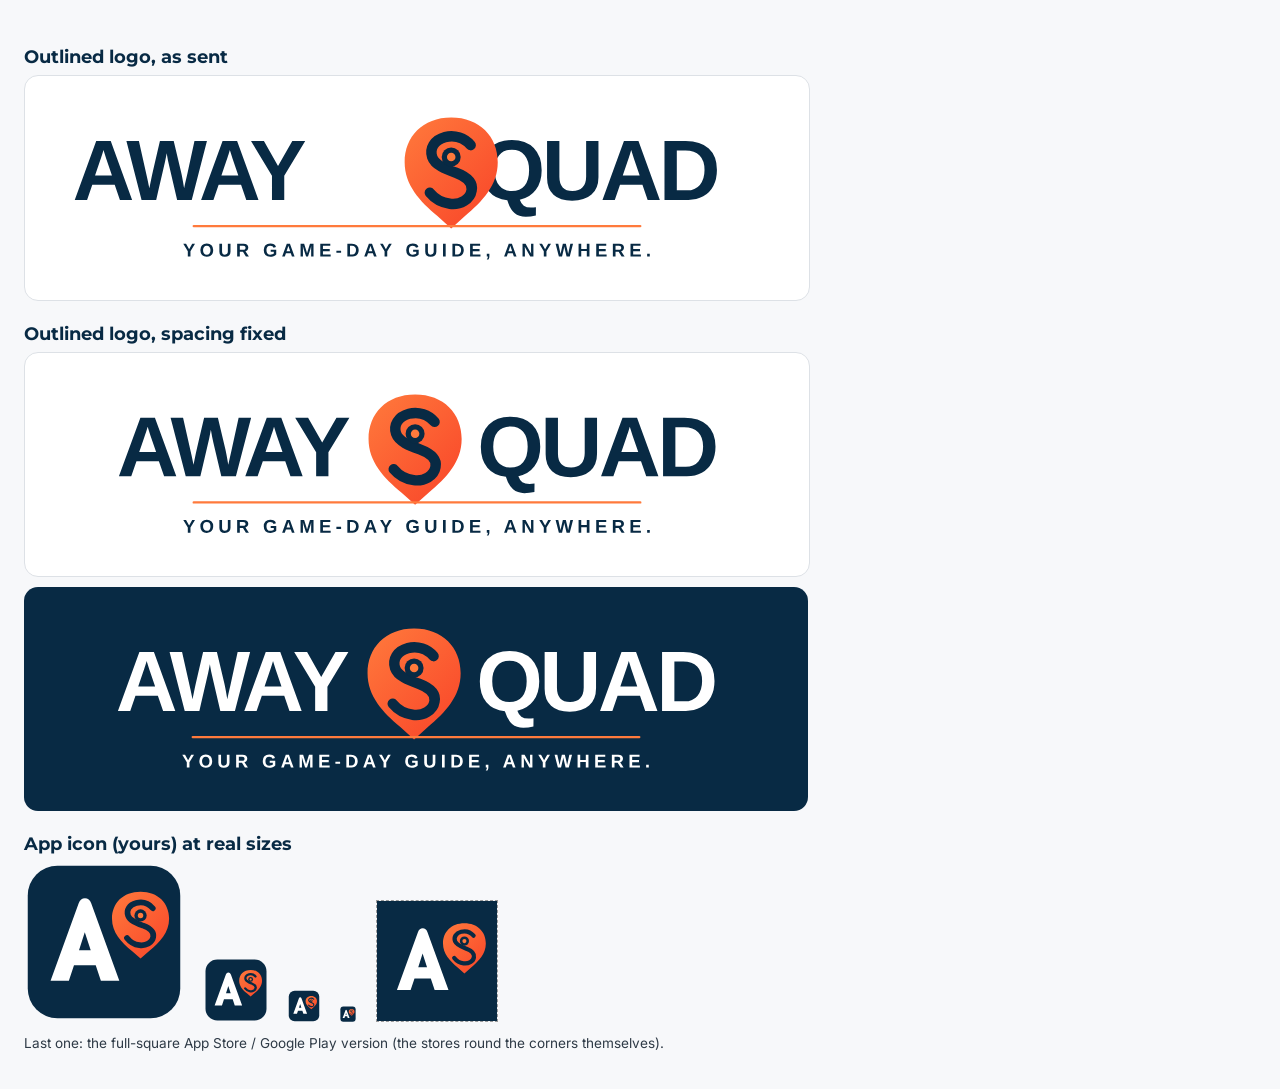
<file: logo/away-squad-logo-draft.html>
<!doctype html>
<html lang="en"><head><meta charset="utf-8"><meta name="viewport" content="width=device-width, initial-scale=1"><meta name="robots" content="noindex, nofollow">
<title>Away Squad logo check</title>
<link href="https://fonts.googleapis.com/css2?family=Montserrat:wght@600;700;800&family=Inter:wght@400;600&display=swap" rel="stylesheet">
<style>
  body { margin:0; padding:24px; background:#F7F8FA; font:15px Inter, sans-serif; color:#2E3A46; }
  h2 { font-family: Montserrat; color:#082A44; margin:22px 0 8px; font-size:1.1rem; }
  .box { padding:12px; border-radius:14px; margin-bottom:10px; max-width:760px; }
  .box img { width:100%; height:auto; display:block; }
  .navy { background:#082A44; } .light { background:#fff; border:1px solid #DDE1E6; }
  .row { display:flex; gap:20px; align-items:flex-end; flex-wrap:wrap; }
  .row img { display:block; }
</style></head>
<body>
  <h2>Outlined logo, as sent</h2><div class="box light"><img src="away-squad-logo-outlined.svg?v=4" alt=""></div>
  <h2>Outlined logo, spacing fixed</h2>
  <div class="box light"><img src="away-squad-logo-outlined-fixed.svg?v=4" alt=""></div>
  <div class="box navy"><img src="away-squad-logo-outlined-fixed-white.svg?v=4" alt=""></div>
  <h2>App icon (yours) at real sizes</h2>
  <div class="row"><img src="away-squad-icon.svg?v=4" width="160" height="160" alt=""><img src="away-squad-icon.svg?v=4" width="64" height="64" alt=""><img src="away-squad-icon.svg?v=4" width="32" height="32" alt=""><img src="away-squad-icon.svg?v=4" width="16" height="16" alt="">
    <img src="away-squad-app-icon-store.svg?v=4" width="120" height="120" alt="" style="border:1px dashed #999"></div>
  <p style="font-size:.85rem">Last one: the full-square App Store / Google Play version (the stores round the corners themselves).</p>
</body></html>
</file>
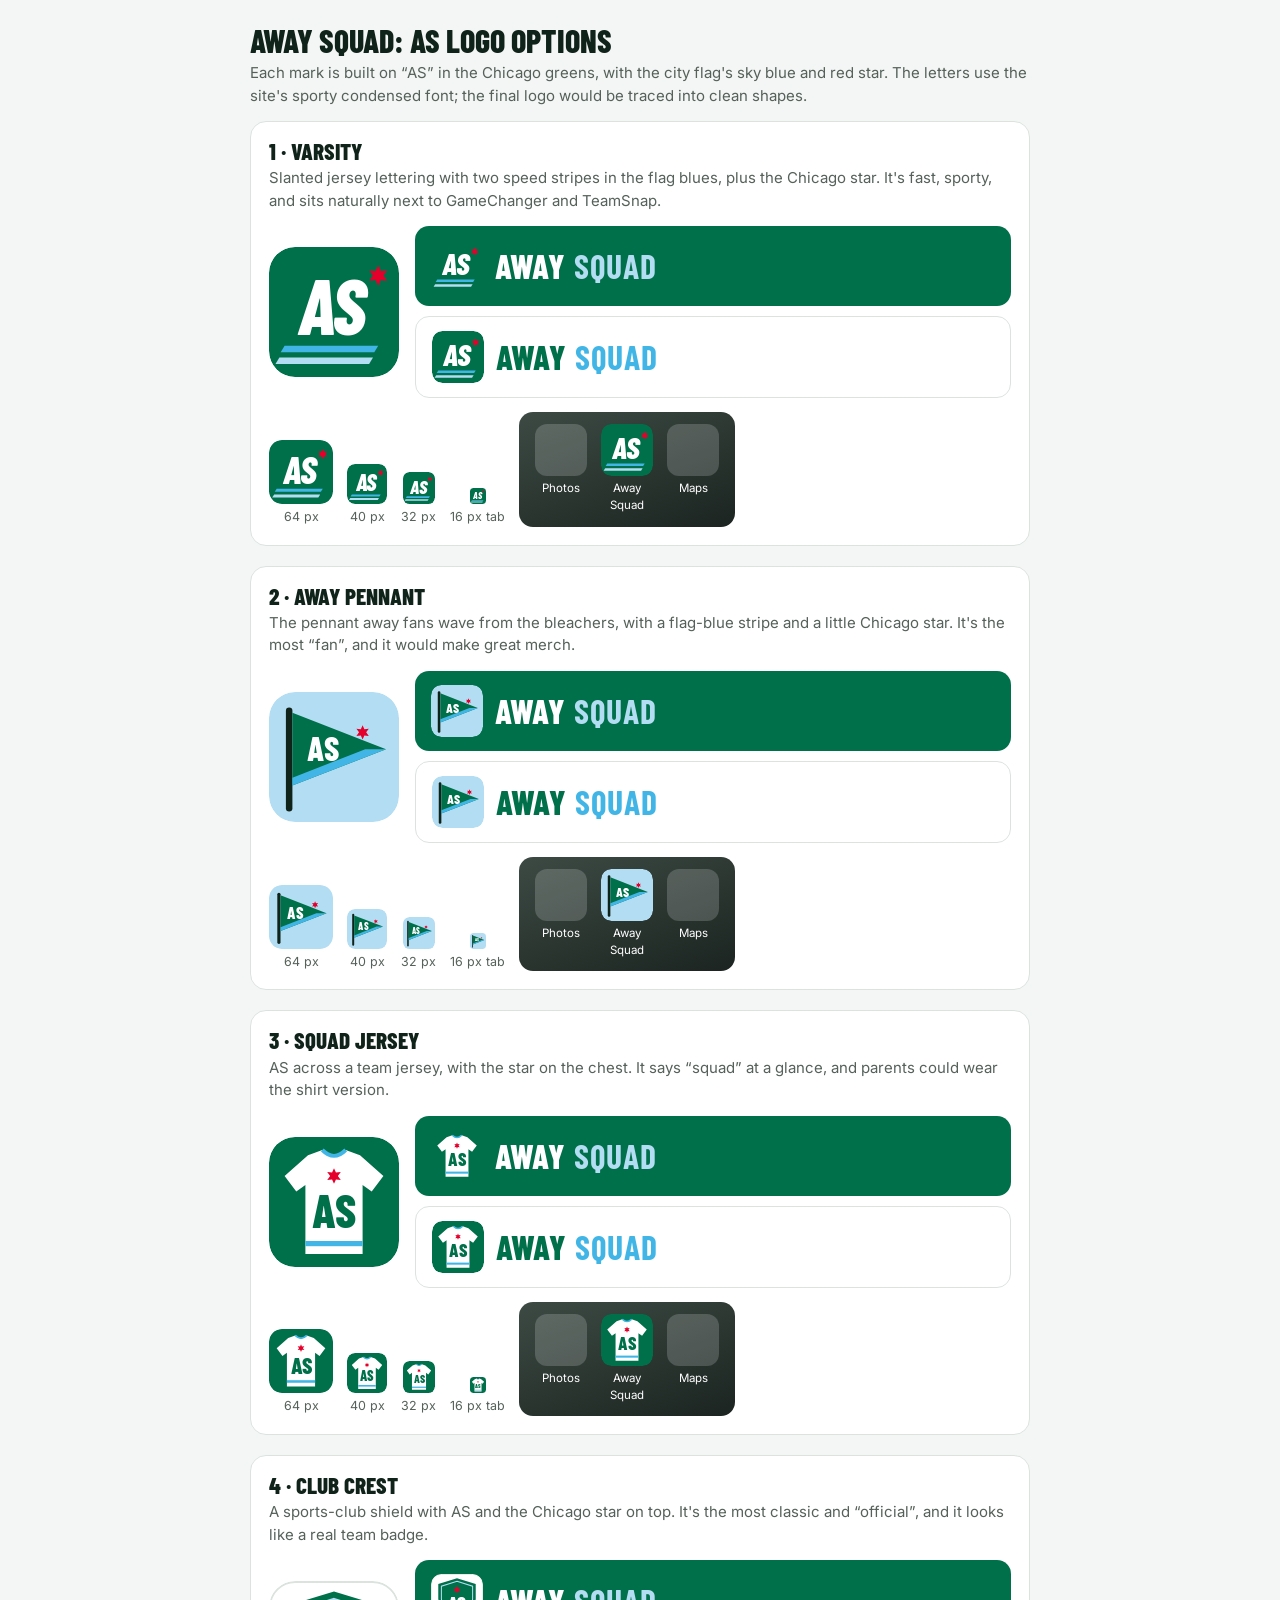
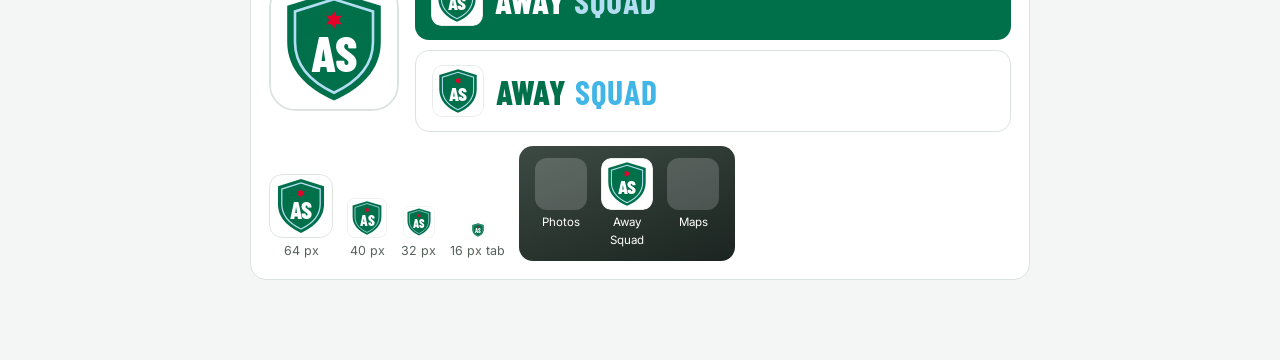
<file: logo/away-squad-logo-options.html>
<!doctype html>
<html lang="en">
<head>
<meta charset="utf-8">
<meta name="viewport" content="width=device-width, initial-scale=1">
<meta name="robots" content="noindex, nofollow">
<title>Away Squad logo options</title>
<link href="https://fonts.googleapis.com/css2?family=Barlow+Condensed:ital,wght@0,600;0,700;0,800;1,800&family=Inter:wght@400;600&display=swap" rel="stylesheet">
<style>
  :root { --sign:#00704A; --sky:#41B6E6; --skylite:#B3DDF2; --star:#E4002B; --ink:#10231A; --bg:#F3F6F4; --line:#DCE3DF; }
  * { box-sizing:border-box; }
  body { margin:0; background:var(--bg); color:var(--ink); font:15px/1.5 Inter, system-ui, sans-serif; padding:24px 16px 60px; }
  .wrap { max-width:780px; margin:0 auto; }
  h1 { font:800 2rem/1 "Barlow Condensed", sans-serif; text-transform:uppercase; margin:0 0 6px; }
  h2 { font:800 1.45rem/1 "Barlow Condensed", sans-serif; text-transform:uppercase; margin:0 0 4px; }
  .muted { color:#55615A; margin:0 0 14px; }
  .card { background:#fff; border:1px solid var(--line); border-radius:16px; padding:18px; margin-bottom:20px; }
  .row { display:flex; flex-wrap:wrap; gap:16px; align-items:center; }
  .big { width:130px; height:130px; flex:none; }
  .lockups { flex:1; min-width:270px; display:grid; gap:10px; }
  .lock { border-radius:14px; padding:14px 16px; display:flex; align-items:center; gap:12px; }
  .lock.dark { background:var(--sign); } .lock.light { background:#fff; border:1px solid var(--line); }
  .lock svg { width:52px; height:52px; flex:none; }
  .word { font:800 2.1rem/1 "Barlow Condensed", sans-serif; letter-spacing:.03em; text-transform:uppercase; }
  .dark .word { color:#fff; } .dark .word span { color:var(--skylite); font-weight:700; }
  .light .word { color:var(--sign); } .light .word span { color:var(--sky); font-weight:700; }
  .sizes { display:flex; gap:14px; align-items:flex-end; margin-top:14px; font-size:.78rem; color:#55615A; flex-wrap:wrap; }
  .sizes div { text-align:center; } .sizes svg { display:block; margin:0 auto 4px; }
  .phone { display:flex; gap:10px; background:linear-gradient(160deg,#3d4a44,#1b2420); padding:12px 14px; border-radius:14px; color:#fff; font-size:.72rem; }
  .phone div { width:56px; text-align:center; } .phone svg, .phone i { display:block; width:52px; height:52px; margin:0 auto 4px; border-radius:12px; } .phone i { background:rgba(255,255,255,.18); }
</style>
</head>
<body><div class="wrap">
  <h1>Away Squad: AS logo options</h1>
  <p class="muted">Each mark is built on “AS” in the Chicago greens, with the city flag's sky blue and red star. The letters use the site's sporty condensed font; the final logo would be traced into clean shapes.</p>
  <div id="opts"></div>
</div>
<script>
function star(cx, cy, R, r = R * 0.5) {
  let d = "";
  for (let i = 0; i < 12; i++) {
    const a = (-90 + i * 30) * Math.PI / 180, rad = i % 2 ? r : R;
    d += (i ? "L" : "M") + (cx + rad * Math.cos(a)).toFixed(2) + " " + (cy + rad * Math.sin(a)).toFixed(2);
  }
  return d + "Z";
}
const T = (x, y, size, fill, extra = "") => `<text x="${x}" y="${y}" text-anchor="middle" font-family="Barlow Condensed" font-weight="800" font-size="${size}" fill="${fill}" ${extra}>AS</text>`;

const MARKS = {
  // 1. Varsity: slanted athletic AS with two speed stripes and a Chicago star
  varsity: `<rect width="100" height="100" rx="20" fill="#00704A"/>
    ${T(48, 68, 60, "#fff", 'font-style="italic" letter-spacing="-1"')}
    <path d="M12 76 H84 L81 81 H9 Z" fill="#41B6E6"/><path d="M8 85 H80 L77 90 H5 Z" fill="#B3DDF2"/>
    <path d="${star(84, 22, 8)}" fill="#E4002B"/>`,

  // 2. Pennant: the away-fans flag, AS on a green pennant with a flag-blue stripe
  pennant: `<rect width="100" height="100" rx="20" fill="#B3DDF2"/>
    <rect x="13" y="12" width="5" height="80" rx="2.5" fill="#10231A"/>
    <path d="M18 16 L90 44 L18 72 Z" fill="#00704A"/>
    <path d="M18 66 L74 44 L90 44 L18 72 Z" fill="#41B6E6"/>
    ${T(42, 53, 26, "#fff", 'letter-spacing="1"')}
    <path d="${star(72, 31, 5.5)}" fill="#E4002B"/>`,

  // 3. Jersey: AS across a team jersey (the squad), star on the chest
  jersey: `<rect width="100" height="100" rx="20" fill="#00704A"/>
    <path d="M30 14 L41 10 Q50 19 59 10 L70 14 L88 30 L79 42 L72 37 V90 H28 V37 L21 42 L12 30 Z" fill="#fff"/>
    <path d="M41 10 Q50 19 59 10" fill="none" stroke="#41B6E6" stroke-width="3"/>
    ${T(50, 70, 36, "#00704A")}
    <path d="${star(50, 30, 6)}" fill="#E4002B"/>
    <rect x="28" y="80" width="44" height="4" fill="#41B6E6"/>`,

  // 4. Crest: a sports-club shield with AS and the Chicago star on top
  crest: `<rect width="100" height="100" rx="20" fill="#fff"/>
    <rect x=".75" y=".75" width="98.5" height="98.5" rx="19.5" fill="none" stroke="#DCE3DF" stroke-width="1.5"/>
    <path d="M50 8 L86 19 V47 C86 69 70 83 50 92 C30 83 14 69 14 47 V19 Z" fill="#00704A"/>
    <path d="M50 14 L80 23.5 V47 C80 66 67 78 50 86 C33 78 20 66 20 47 V23.5 Z" fill="none" stroke="#B3DDF2" stroke-width="2"/>
    ${T(50, 70, 38, "#fff")}
    <path d="${star(50, 30, 7)}" fill="#E4002B"/>`
};

const OPTS = [
  ["varsity", "1 · Varsity", "Slanted jersey lettering with two speed stripes in the flag blues, plus the Chicago star. It's fast, sporty, and sits naturally next to GameChanger and TeamSnap."],
  ["pennant", "2 · Away pennant", "The pennant away fans wave from the bleachers, with a flag-blue stripe and a little Chicago star. It's the most “fan”, and it would make great merch."],
  ["jersey", "3 · Squad jersey", "AS across a team jersey, with the star on the chest. It says “squad” at a glance, and parents could wear the shirt version."],
  ["crest", "4 · Club crest", "A sports-club shield with AS and the Chicago star on top. It's the most classic and “official”, and it looks like a real team badge."]
];

const svg = (id, size) => `<svg viewBox="0 0 100 100" width="${size}" height="${size}" style="border-radius:${size * .2}px">${MARKS[id]}</svg>`;
document.getElementById("opts").innerHTML = OPTS.map(([id, name, why]) => `
  <section class="card">
    <h2>${name}</h2><p class="muted">${why}</p>
    <div class="row">
      ${svg(id, 130).replace("<svg", '<svg class="big"')}
      <div class="lockups">
        <div class="lock dark">${svg(id, 52)}<span class="word">Away <span>Squad</span></span></div>
        <div class="lock light">${svg(id, 52)}<span class="word">Away <span>Squad</span></span></div>
      </div>
    </div>
    <div class="sizes">
      <div>${svg(id, 64)}64 px</div><div>${svg(id, 40)}40 px</div><div>${svg(id, 32)}32 px</div><div>${svg(id, 16)}16 px tab</div>
      <div class="phone"><div><i></i>Photos</div><div>${svg(id, 52)}Away Squad</div><div><i></i>Maps</div></div>
    </div>
  </section>`).join("");
</script>
</body>
</html>
</file>
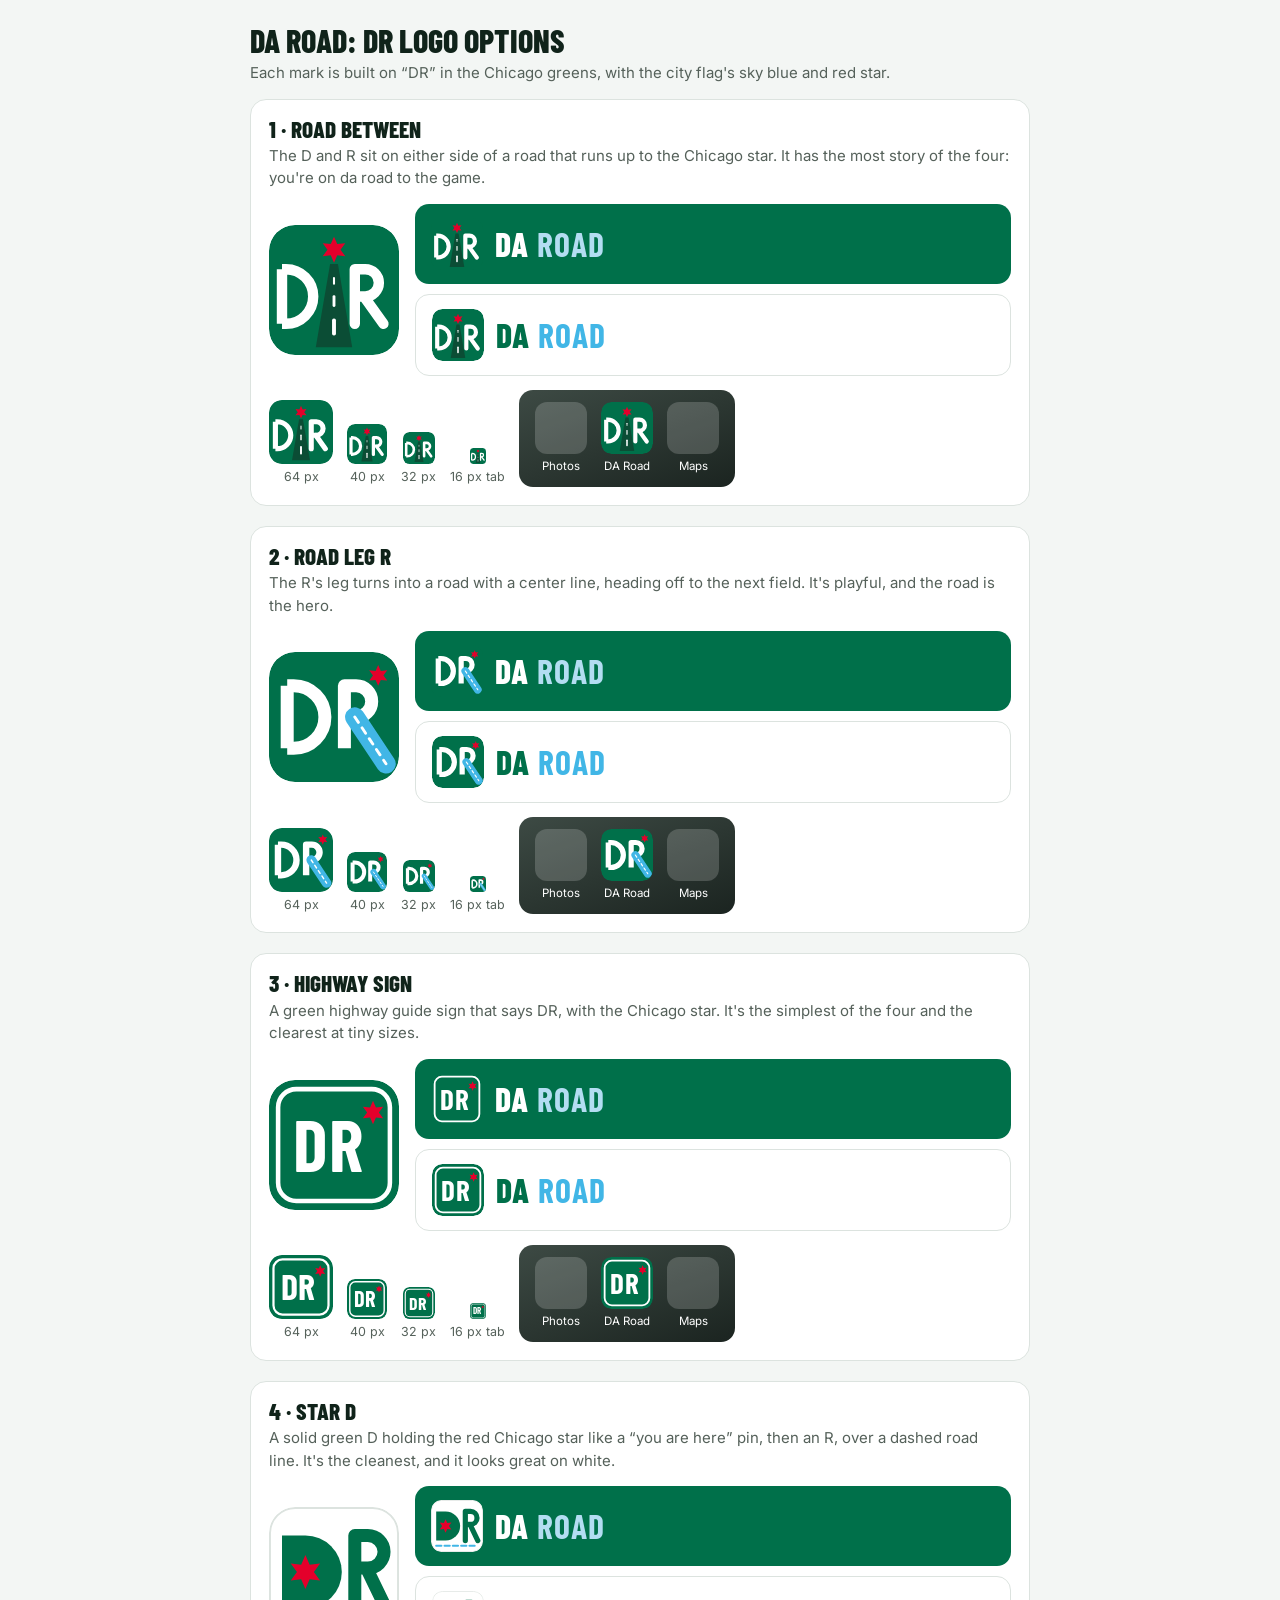
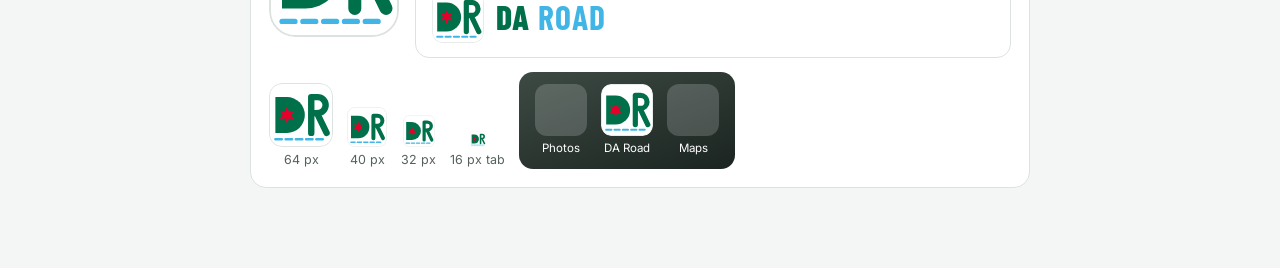
<file: logo/da-road-logo-options.html>
<!doctype html>
<html lang="en">
<head>
<meta charset="utf-8">
<meta name="viewport" content="width=device-width, initial-scale=1">
<meta name="robots" content="noindex, nofollow">
<title>DA Road logo options</title>
<link href="https://fonts.googleapis.com/css2?family=Barlow+Condensed:wght@600;700;800&family=Inter:wght@400;600&display=swap" rel="stylesheet">
<style>
  :root { --sign:#00704A; --river:#00A651; --sky:#41B6E6; --skylite:#B3DDF2; --star:#E4002B; --ink:#10231A; --bg:#F3F6F4; --line:#DCE3DF; }
  * { box-sizing:border-box; }
  body { margin:0; background:var(--bg); color:var(--ink); font:15px/1.5 Inter, system-ui, sans-serif; padding:24px 16px 60px; }
  .wrap { max-width:780px; margin:0 auto; }
  h1 { font:800 2rem/1 "Barlow Condensed", sans-serif; text-transform:uppercase; margin:0 0 6px; }
  h2 { font:800 1.45rem/1 "Barlow Condensed", sans-serif; text-transform:uppercase; margin:0 0 4px; }
  .muted { color:#55615A; margin:0 0 14px; }
  .card { background:#fff; border:1px solid var(--line); border-radius:16px; padding:18px; margin-bottom:20px; }
  .row { display:flex; flex-wrap:wrap; gap:16px; align-items:center; }
  .big { width:130px; height:130px; flex:none; }
  .lockups { flex:1; min-width:270px; display:grid; gap:10px; }
  .lock { border-radius:14px; padding:14px 16px; display:flex; align-items:center; gap:12px; }
  .lock.dark { background:var(--sign); } .lock.light { background:#fff; border:1px solid var(--line); }
  .lock svg { width:52px; height:52px; flex:none; }
  .word { font:800 2.1rem/1 "Barlow Condensed", sans-serif; letter-spacing:.03em; text-transform:uppercase; }
  .dark .word { color:#fff; } .dark .word span { color:var(--skylite); font-weight:700; }
  .light .word { color:var(--sign); } .light .word span { color:var(--sky); font-weight:700; }
  .sizes { display:flex; gap:14px; align-items:flex-end; margin-top:14px; font-size:.78rem; color:#55615A; flex-wrap:wrap; }
  .sizes div { text-align:center; } .sizes svg { display:block; margin:0 auto 4px; }
  .phone { display:flex; gap:10px; background:linear-gradient(160deg,#3d4a44,#1b2420); padding:12px 14px; border-radius:14px; color:#fff; font-size:.72rem; }
  .phone div { width:56px; text-align:center; } .phone svg, .phone i { display:block; width:52px; height:52px; margin:0 auto 4px; border-radius:12px; } .phone i { background:rgba(255,255,255,.18); }
</style>
</head>
<body><div class="wrap">
  <h1>DA Road: DR logo options</h1>
  <p class="muted">Each mark is built on “DR” in the Chicago greens, with the city flag's sky blue and red star.</p>
  <div id="opts"></div>
</div>
<script>
function star(cx, cy, R, r = R * 0.5) {
  let d = "";
  for (let i = 0; i < 12; i++) {
    const a = (-90 + i * 30) * Math.PI / 180, rad = i % 2 ? r : R;
    d += (i ? "L" : "M") + (cx + rad * Math.cos(a)).toFixed(2) + " " + (cy + rad * Math.sin(a)).toFixed(2);
  }
  return d + "Z";
}

const MARKS = {
  // 1. Road between the letters: D and R on either side of a road running to the Chicago star
  between: `<rect width="100" height="100" rx="20" fill="#00704A"/>
    <path d="M36 94 L47 30 H53 L64 94 Z" fill="#0B4D35"/>
    <g fill="#fff"><rect x="49.2" y="40" width="1.6" height="6" rx=".8"/><rect x="48.9" y="54" width="2.2" height="9" rx="1"/><rect x="48.5" y="72" width="3" height="13" rx="1.4"/></g>
    <path d="${star(50, 19, 10)}" fill="#E4002B"/>
    <path d="M10 34 V76 M10 34 h3 a21 21 0 0 1 0 42 h-3" fill="none" stroke="#fff" stroke-width="8" stroke-linejoin="round"/>
    <path d="M66 76 V34 h8 a10.5 10.5 0 0 1 0 21 h-8 M73 55 L88 76" fill="none" stroke="#fff" stroke-width="8" stroke-linejoin="round" stroke-linecap="round"/>`,

  // 2. Road leg R: the R's leg becomes a road heading off, with a center line
  roadleg: `<rect width="100" height="100" rx="20" fill="#00704A"/>
    <path d="M14 26 V74 M14 26 h5 a24 24 0 0 1 0 48 h-5" fill="none" stroke="#fff" stroke-width="10" stroke-linejoin="round"/>
    <path d="M58 74 V26 h9 a12 12 0 0 1 0 24 h-9" fill="none" stroke="#fff" stroke-width="10" stroke-linejoin="round"/>
    <path d="M66 50 L90 86" stroke="#41B6E6" stroke-width="15" stroke-linecap="round"/>
    <path d="M66 50 L90 86" stroke="#fff" stroke-width="2.2" stroke-dasharray="5 5" stroke-linecap="round"/>
    <path d="${star(84, 18, 8)}" fill="#E4002B"/>`,

  // 3. Highway sign: green guide sign, "DR" in sign lettering, Chicago star
  sign: `<rect width="100" height="100" rx="20" fill="#00704A"/>
    <rect x="7" y="7" width="86" height="86" rx="14" fill="none" stroke="#fff" stroke-width="3.5"/>
    <text x="46" y="71" text-anchor="middle" font-family="Barlow Condensed" font-weight="700" font-size="56" fill="#fff" letter-spacing="1">DR</text>
    <path d="${star(80, 25, 9)}" fill="#E4002B"/>`,

  // 4. Star D + R on white: the D holds the red star ("you are here"), sky-blue road line underneath
  stardr: `<rect width="100" height="100" rx="20" fill="#fff"/>
    <rect x=".75" y=".75" width="98.5" height="98.5" rx="19.5" fill="none" stroke="#DCE3DF" stroke-width="1.5"/>
    <path d="M10 22 H28 a28 28 0 0 1 0 56 H10 Z" fill="#00704A"/>
    <path d="${star(28, 50, 13)}" fill="#E4002B"/>
    <path d="M66 78 V22 h10 a12.5 12.5 0 0 1 0 25 h-10 M75 47 L90 78" fill="none" stroke="#00704A" stroke-width="10" stroke-linejoin="round" stroke-linecap="round"/>
    <path d="M10 88 H90" stroke="#41B6E6" stroke-width="4" stroke-linecap="round" stroke-dasharray="10 6"/>`
};

const OPTS = [
  ["between", "1 · Road between", "The D and R sit on either side of a road that runs up to the Chicago star. It has the most story of the four: you're on da road to the game."],
  ["roadleg", "2 · Road leg R", "The R's leg turns into a road with a center line, heading off to the next field. It's playful, and the road is the hero."],
  ["sign", "3 · Highway sign", "A green highway guide sign that says DR, with the Chicago star. It's the simplest of the four and the clearest at tiny sizes."],
  ["stardr", "4 · Star D", "A solid green D holding the red Chicago star like a “you are here” pin, then an R, over a dashed road line. It's the cleanest, and it looks great on white."]
];

const svg = (id, size, cls = "") => `<svg class="${cls}" viewBox="0 0 100 100" width="${size}" height="${size}" style="border-radius:${size * .2}px">${MARKS[id]}</svg>`;
document.getElementById("opts").innerHTML = OPTS.map(([id, name, why]) => `
  <section class="card">
    <h2>${name}</h2><p class="muted">${why}</p>
    <div class="row">
      ${svg(id, 130, "big")}
      <div class="lockups">
        <div class="lock dark">${svg(id, 52)}<span class="word">DA <span>Road</span></span></div>
        <div class="lock light">${svg(id, 52)}<span class="word">DA <span>Road</span></span></div>
      </div>
    </div>
    <div class="sizes">
      <div>${svg(id, 64)}64 px</div><div>${svg(id, 40)}40 px</div><div>${svg(id, 32)}32 px</div><div>${svg(id, 16)}16 px tab</div>
      <div class="phone"><div><i></i>Photos</div><div>${svg(id, 52)}DA Road</div><div><i></i>Maps</div></div>
    </div>
  </section>`).join("");
</script>
</body>
</html>
</file>
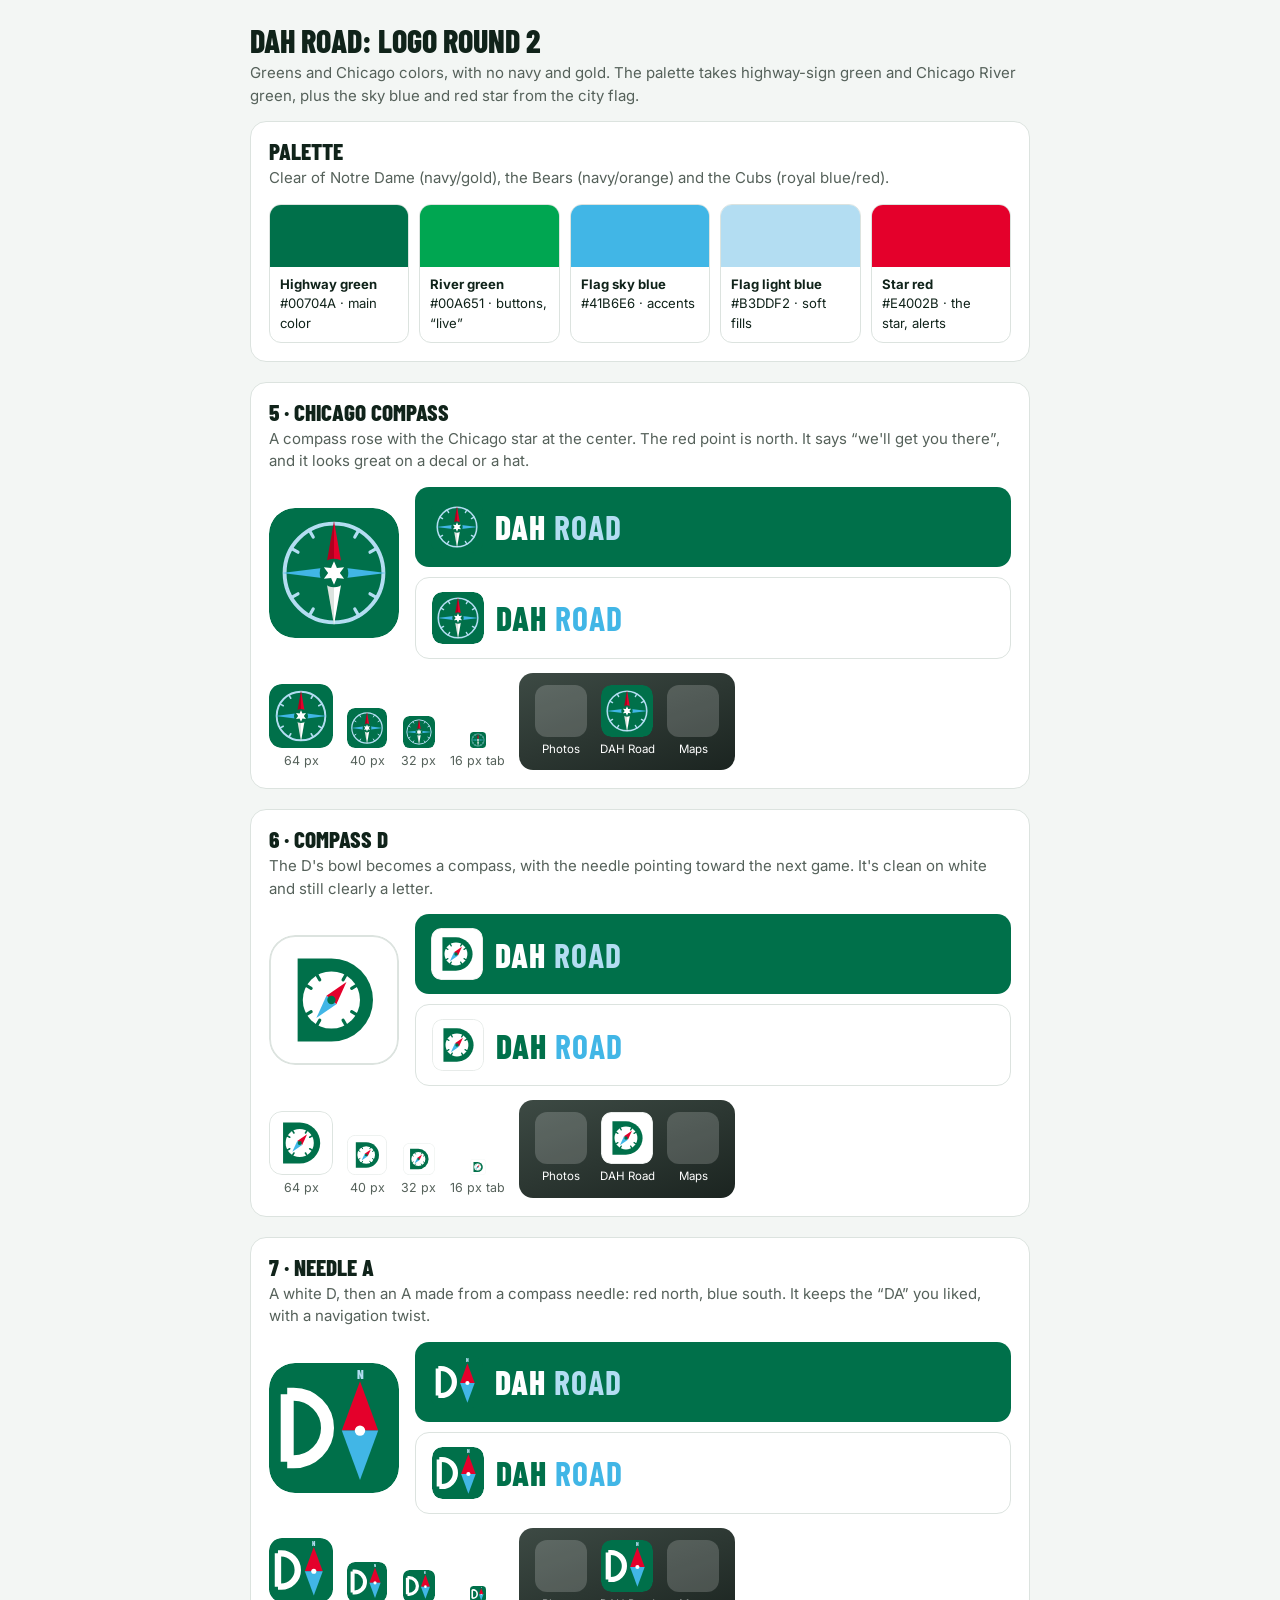
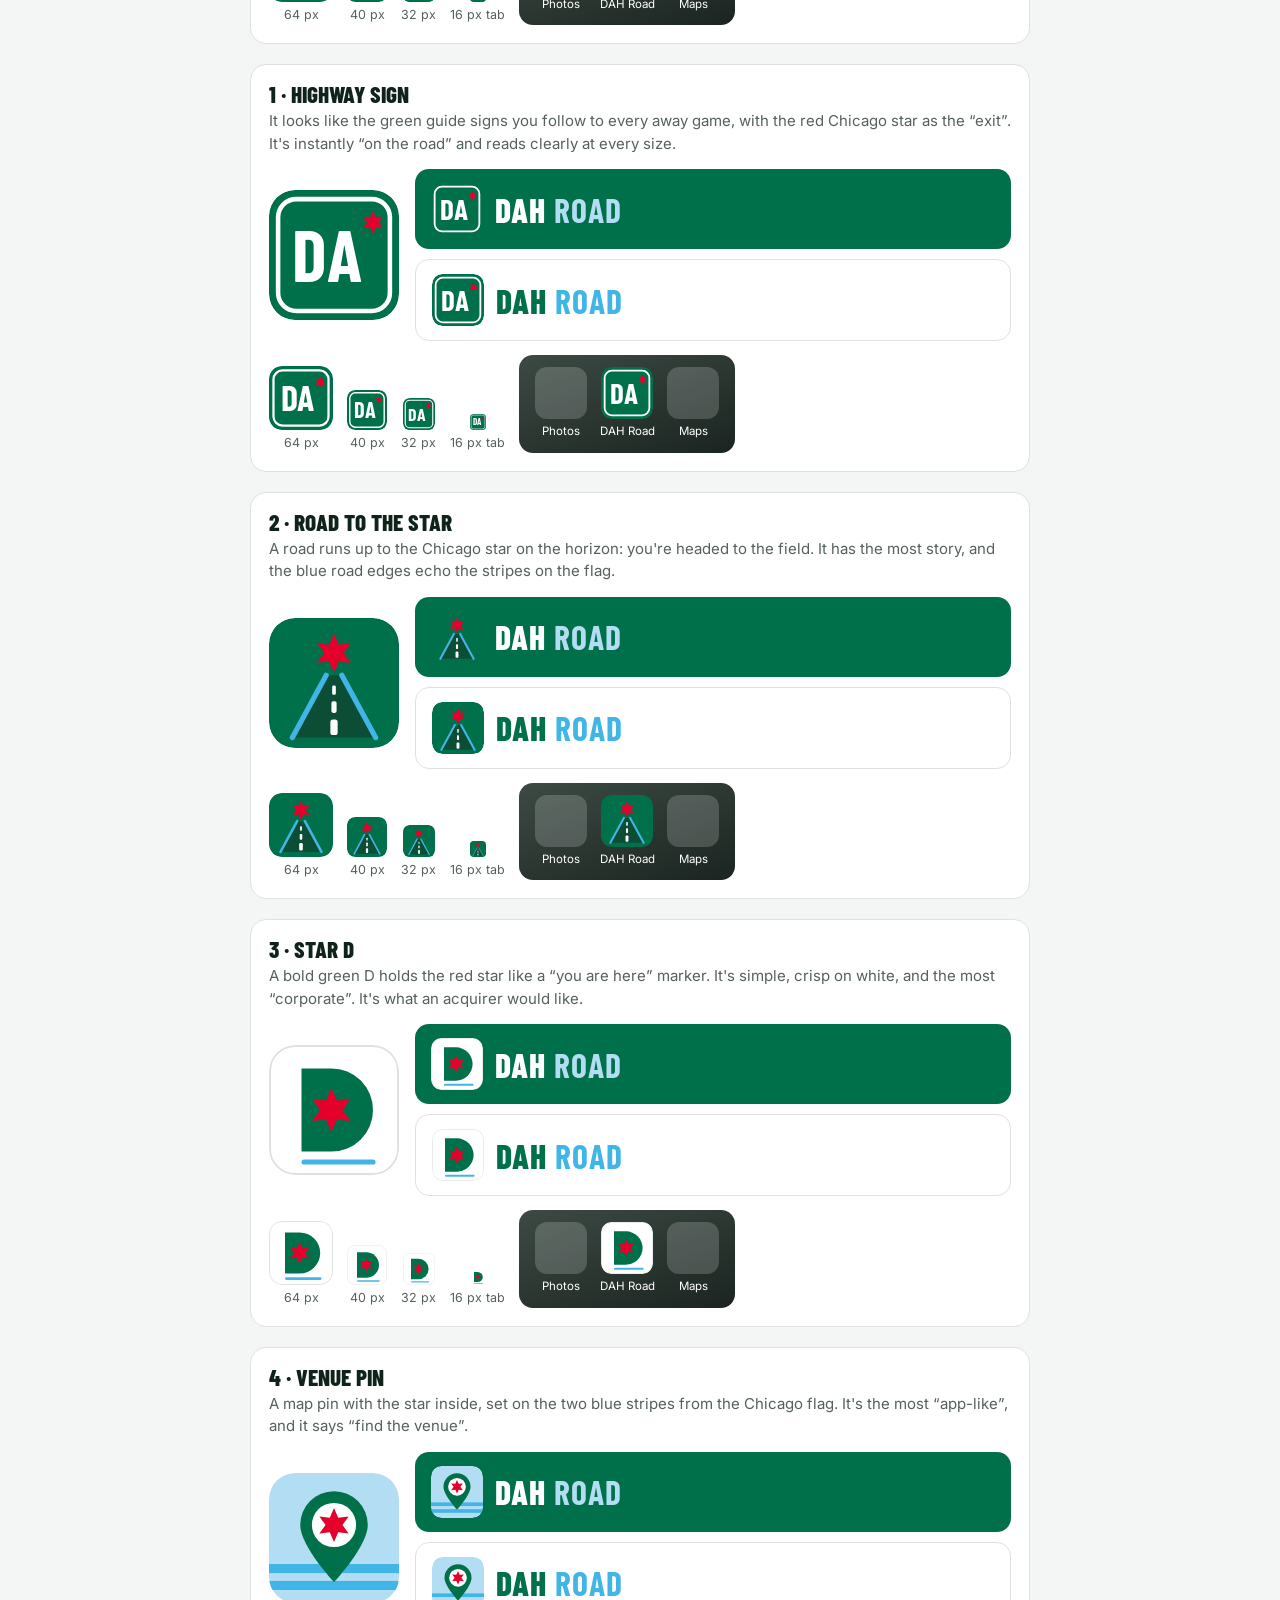
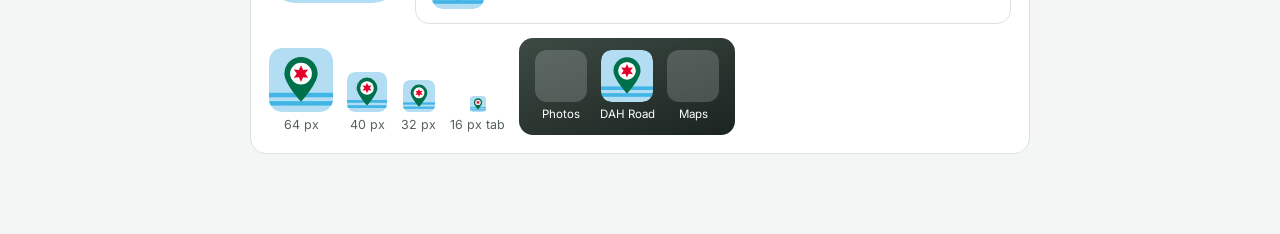
<file: logo/dah-road-logo-options.html>
<!doctype html>
<html lang="en">
<head>
<meta charset="utf-8">
<meta name="viewport" content="width=device-width, initial-scale=1">
<title>DAH Road logo options</title>
<link href="https://fonts.googleapis.com/css2?family=Barlow+Condensed:wght@600;700;800&family=Inter:wght@400;600&display=swap" rel="stylesheet">
<style>
  /* Chicago palette: highway-sign green, River green (St. Patrick's Day),
     flag sky blue, flag star red. No navy/gold (Notre Dame), no navy/orange (Bears). */
  :root { --sign:#00704A; --river:#00A651; --sky:#41B6E6; --skylite:#B3DDF2; --star:#E4002B; --ink:#10231A; --bg:#F3F6F4; --line:#DCE3DF; }
  * { box-sizing:border-box; }
  body { margin:0; background:var(--bg); color:var(--ink); font:15px/1.5 Inter, system-ui, sans-serif; padding:24px 16px 60px; }
  .wrap { max-width:780px; margin:0 auto; }
  h1 { font:800 2rem/1 "Barlow Condensed", sans-serif; text-transform:uppercase; margin:0 0 6px; }
  h2 { font:800 1.45rem/1 "Barlow Condensed", sans-serif; text-transform:uppercase; margin:0 0 4px; }
  .muted { color:#55615A; margin:0 0 14px; }
  .card { background:#fff; border:1px solid var(--line); border-radius:16px; padding:18px; margin-bottom:20px; }
  .swatches { display:grid; grid-template-columns:repeat(auto-fit,minmax(130px,1fr)); gap:10px; }
  .sw { border-radius:12px; overflow:hidden; border:1px solid var(--line); font-size:.82rem; }
  .sw i { display:block; height:62px; }
  .sw div { padding:8px 10px; } .sw b { display:block; }
  .row { display:flex; flex-wrap:wrap; gap:16px; align-items:center; }
  .big { width:130px; height:130px; flex:none; }
  .lockups { flex:1; min-width:270px; display:grid; gap:10px; }
  .lock { border-radius:14px; padding:14px 16px; display:flex; align-items:center; gap:12px; }
  .lock.dark { background:var(--sign); } .lock.light { background:#fff; border:1px solid var(--line); }
  .lock svg.ic { width:52px; height:52px; flex:none; }
  .word { font:800 2.1rem/1 "Barlow Condensed", sans-serif; letter-spacing:.03em; text-transform:uppercase; }
  .dark .word { color:#fff; } .dark .word span { color:var(--skylite); font-weight:700; }
  .light .word { color:var(--sign); } .light .word span { color:var(--sky); font-weight:700; }
  .sizes { display:flex; gap:14px; align-items:flex-end; margin-top:14px; font-size:.78rem; color:#55615A; }
  .sizes div { text-align:center; } .sizes svg { display:block; margin:0 auto 4px; }
  .phone { display:flex; gap:10px; background:linear-gradient(160deg,#3d4a44,#1b2420); padding:12px 14px; border-radius:14px; color:#fff; font-size:.72rem; width:max-content; }
  .phone div { width:56px; text-align:center; } .phone svg, .phone i { display:block; width:52px; height:52px; margin:0 auto 4px; border-radius:12px; } .phone i { background:rgba(255,255,255,.18); }
</style>
</head>
<body><div class="wrap">
  <h1>DAH Road: logo round 2</h1>
  <p class="muted">Greens and Chicago colors, with no navy and gold. The palette takes highway-sign green and Chicago River green, plus the sky blue and red star from the city flag.</p>

  <div class="card">
    <h2>Palette</h2>
    <p class="muted">Clear of Notre Dame (navy/gold), the Bears (navy/orange) and the Cubs (royal blue/red).</p>
    <div class="swatches">
      <div class="sw"><i style="background:#00704A"></i><div><b>Highway green</b>#00704A · main color</div></div>
      <div class="sw"><i style="background:#00A651"></i><div><b>River green</b>#00A651 · buttons, “live”</div></div>
      <div class="sw"><i style="background:#41B6E6"></i><div><b>Flag sky blue</b>#41B6E6 · accents</div></div>
      <div class="sw"><i style="background:#B3DDF2"></i><div><b>Flag light blue</b>#B3DDF2 · soft fills</div></div>
      <div class="sw"><i style="background:#E4002B"></i><div><b>Star red</b>#E4002B · the star, alerts</div></div>
    </div>
  </div>

  <div id="opts"></div>
</div>

<script>
// Six-pointed Chicago star as an SVG path.
function star(cx, cy, R, r = R * 0.5) {
  let d = "";
  for (let i = 0; i < 12; i++) {
    const a = (-90 + i * 30) * Math.PI / 180, rad = i % 2 ? r : R;
    d += (i ? "L" : "M") + (cx + rad * Math.cos(a)).toFixed(2) + " " + (cy + rad * Math.sin(a)).toFixed(2);
  }
  return d + "Z";
}

// Each mark is drawn on a 100 x 100 artboard.
const MARKS = {
  // 1. Highway guide sign: green sign, white border, "DA" in sign lettering, red star
  sign: `<rect width="100" height="100" rx="20" fill="#00704A"/>
    <rect x="7" y="7" width="86" height="86" rx="14" fill="none" stroke="#fff" stroke-width="3.5"/>
    <text x="45" y="71" text-anchor="middle" font-family="Barlow Condensed" font-weight="700" font-size="56" fill="#fff" letter-spacing="1">DA</text>
    <path d="${star(80, 25, 9)}" fill="#E4002B"/>`,

  // 2. Road to the star: a road running up to a red Chicago star on the horizon
  road: `<rect width="100" height="100" rx="20" fill="#00704A"/>
    <path d="M18 92 L44 44 H56 L82 92 Z" fill="#0B4D35"/>
    <path d="M18 92 L44 44 M82 92 L56 44" stroke="#41B6E6" stroke-width="4" stroke-linecap="round"/>
    <g fill="#fff"><rect x="48.6" y="52" width="2.8" height="7" rx="1"/><rect x="48" y="64" width="4" height="9" rx="1.4"/><rect x="47.2" y="78" width="5.6" height="12" rx="2"/></g>
    <path d="${star(50, 27, 15)}" fill="#E4002B"/>`,

  // 3. Star D: a bold green D with the Chicago star inside it ("you are here")
  stard: `<rect width="100" height="100" rx="20" fill="#fff"/>
    <rect x=".75" y=".75" width="98.5" height="98.5" rx="19.5" fill="none" stroke="#DCE3DF" stroke-width="1.5"/>
    <path d="M25 18 H48 a32 32 0 0 1 0 64 H25 Z" fill="#00704A"/>
    <path d="${star(48, 50, 17)}" fill="#E4002B"/>
    <rect x="25" y="88" width="57" height="4" rx="2" fill="#41B6E6"/>`,

  // 4. Venue pin: a map pin in river green with the star inside, two flag-blue stripes as the road
  pin: `<rect width="100" height="100" rx="20" fill="#B3DDF2"/>
    <rect x="0" y="70" width="100" height="7" fill="#41B6E6"/><rect x="0" y="83" width="100" height="7" fill="#41B6E6"/>
    <path d="M50 84 C50 84 24 56 24 40 a26 26 0 0 1 52 0 C76 56 50 84 50 84 Z" fill="#00704A"/>
    <circle cx="50" cy="40" r="17" fill="#fff"/>
    <path d="${star(50, 40, 13)}" fill="#E4002B"/>`,

  // 5. Chicago compass: a compass rose whose center is the Chicago star; north point in red
  compass: `<rect width="100" height="100" rx="20" fill="#00704A"/>
    <circle cx="50" cy="50" r="38" fill="none" stroke="#B3DDF2" stroke-width="3"/>
    ${ticks(50, 50, 38, 32)}
    <path d="M50 10 L57 50 L50 50 Z" fill="#E4002B"/><path d="M50 10 L43 50 L50 50 Z" fill="#B0001F"/>
    <path d="M50 90 L57 50 L50 50 Z" fill="#fff"/><path d="M50 90 L43 50 L50 50 Z" fill="#DCE3DF"/>
    <path d="M10 50 L50 45 L50 55 Z" fill="#41B6E6"/><path d="M90 50 L50 45 L50 55 Z" fill="#41B6E6"/>
    <circle cx="50" cy="50" r="11" fill="#00704A"/>
    <path d="${star(50, 50, 9)}" fill="#fff"/>`,

  // 6. Compass D: the D's bowl is a compass, needle pointing toward the next game
  compassd: `<rect width="100" height="100" rx="20" fill="#fff"/>
    <rect x=".75" y=".75" width="98.5" height="98.5" rx="19.5" fill="none" stroke="#DCE3DF" stroke-width="1.5"/>
    <path d="M22 18 H48 a32 32 0 0 1 0 64 H22 Z" fill="#00704A"/>
    <circle cx="48" cy="50" r="22" fill="#fff"/>
    ${ticks(48, 50, 22, 18, "#00704A")}
    <g transform="rotate(40 48 50)">
      <path d="M48 32 L53 50 L43 50 Z" fill="#E4002B"/><path d="M48 68 L53 50 L43 50 Z" fill="#41B6E6"/>
    </g>
    <circle cx="48" cy="50" r="3.2" fill="#00704A"/>`,

  // 7. Needle A: "D" plus an A made from a compass needle (red north, blue south)
  needle: `<rect width="100" height="100" rx="20" fill="#00704A"/>
    <path d="M14 24 V76 M14 24 h5 a26 26 0 0 1 0 52 h-5" fill="none" stroke="#fff" stroke-width="10" stroke-linejoin="round"/>
    <path d="M70 14 L84 52 H56 Z" fill="#E4002B"/>
    <path d="M70 90 L84 52 H56 Z" fill="#41B6E6"/>
    <circle cx="70" cy="52" r="4" fill="#fff"/>
    <text x="70" y="12" text-anchor="middle" font-family="Barlow Condensed" font-weight="800" font-size="10" fill="#B3DDF2">N</text>`
};

// Compass tick marks around a ring (every 30°, skipping the four points).
function ticks(cx, cy, R, r, color = "#B3DDF2") {
  let s = "";
  for (let a = 0; a < 360; a += 30) {
    if (a % 90 === 0) continue;
    const t = a * Math.PI / 180;
    s += `<line x1="${(cx + R * Math.sin(t)).toFixed(2)}" y1="${(cy - R * Math.cos(t)).toFixed(2)}" x2="${(cx + r * Math.sin(t)).toFixed(2)}" y2="${(cy - r * Math.cos(t)).toFixed(2)}" stroke="${color}" stroke-width="2.5" stroke-linecap="round"/>`;
  }
  return s;
}

const OPTS = [
  ["compass", "5 · Chicago compass", "A compass rose with the Chicago star at the center. The red point is north. It says “we'll get you there”, and it looks great on a decal or a hat."],
  ["compassd", "6 · Compass D", "The D's bowl becomes a compass, with the needle pointing toward the next game. It's clean on white and still clearly a letter."],
  ["needle", "7 · Needle A", "A white D, then an A made from a compass needle: red north, blue south. It keeps the “DA” you liked, with a navigation twist."],
  ["sign", "1 · Highway sign", "It looks like the green guide signs you follow to every away game, with the red Chicago star as the “exit”. It's instantly “on the road” and reads clearly at every size."],
  ["road", "2 · Road to the star", "A road runs up to the Chicago star on the horizon: you're headed to the field. It has the most story, and the blue road edges echo the stripes on the flag."],
  ["stard", "3 · Star D", "A bold green D holds the red star like a “you are here” marker. It's simple, crisp on white, and the most “corporate”. It's what an acquirer would like."],
  ["pin", "4 · Venue pin", "A map pin with the star inside, set on the two blue stripes from the Chicago flag. It's the most “app-like”, and it says “find the venue”."]
];

const svg = (id, size, cls = "") => `<svg class="${cls}" viewBox="0 0 100 100" width="${size}" height="${size}" style="border-radius:${size * .2}px">${MARKS[id]}</svg>`;
document.getElementById("opts").innerHTML = OPTS.map(([id, name, why]) => `
  <section class="card">
    <h2>${name}</h2><p class="muted">${why}</p>
    <div class="row">
      ${svg(id, 130, "big")}
      <div class="lockups">
        <div class="lock dark">${svg(id, 52, "ic")}<span class="word">DAH <span>Road</span></span></div>
        <div class="lock light">${svg(id, 52, "ic")}<span class="word">DAH <span>Road</span></span></div>
      </div>
    </div>
    <div class="sizes">
      <div>${svg(id, 64)}64 px</div><div>${svg(id, 40)}40 px</div><div>${svg(id, 32)}32 px</div><div>${svg(id, 16)}16 px tab</div>
      <div class="phone"><div><i></i>Photos</div><div>${svg(id, 52)}DAH Road</div><div><i></i>Maps</div></div>
    </div>
  </section>`).join("");
</script>
</body>
</html>
</file>
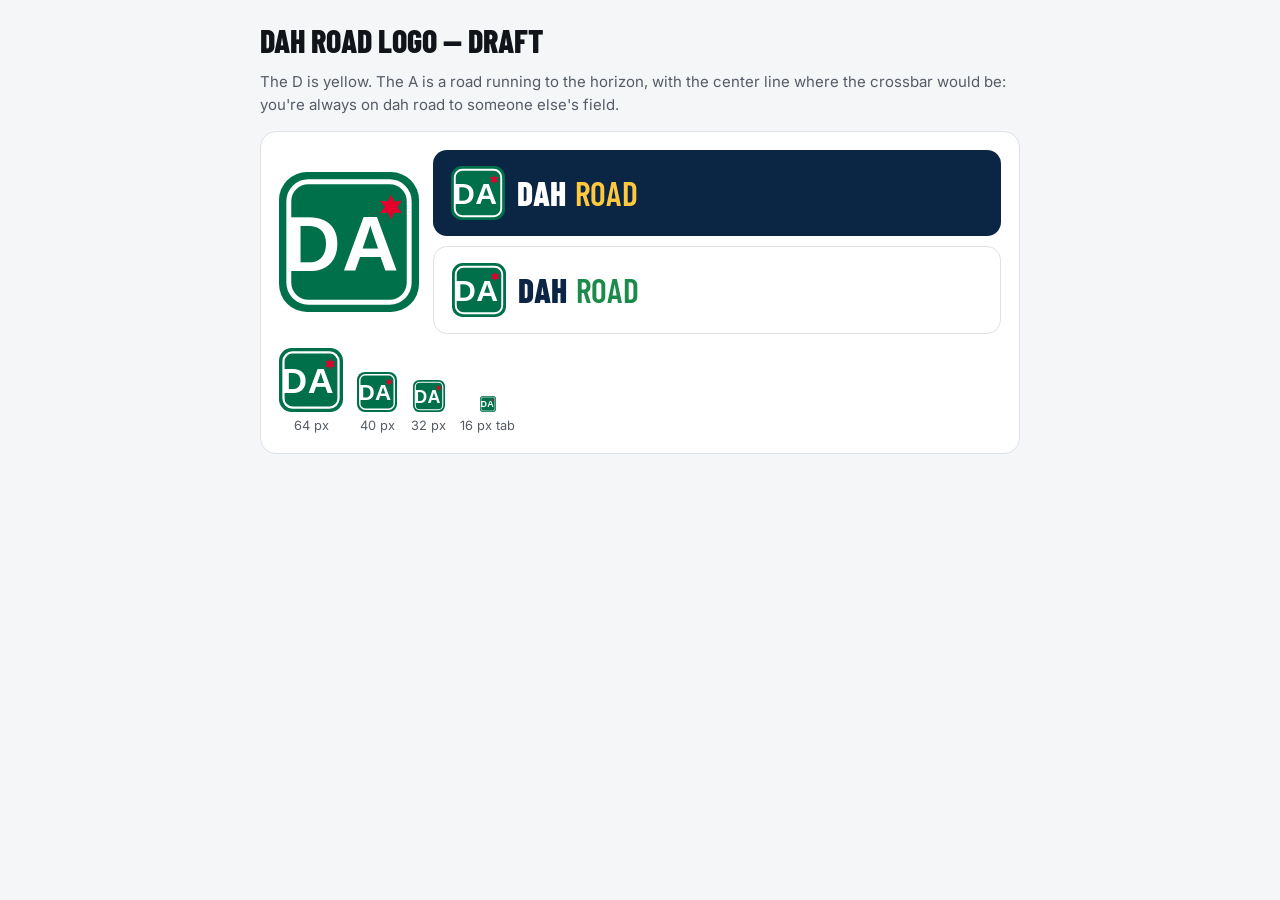
<file: logo/dah-road-logo.html>
<!doctype html>
<html lang="en">
<head>
<meta charset="utf-8">
<meta name="viewport" content="width=device-width, initial-scale=1">
<title>DAH Road logo</title>
<link rel="icon" href="dah-road-icon.svg">
<link href="https://fonts.googleapis.com/css2?family=Barlow+Condensed:wght@600;800&family=Inter:wght@400;600&display=swap" rel="stylesheet">
<style>
  body { margin:0; background:#F4F6F8; color:#111418; font:15px/1.5 Inter, system-ui, sans-serif; padding:24px 16px 60px; }
  .wrap { max-width:760px; margin:0 auto; }
  h1 { font:800 2rem/1 "Barlow Condensed", sans-serif; text-transform:uppercase; margin:0 0 6px; }
  p { color:#555C66; }
  .card { background:#fff; border:1px solid #DDE1E6; border-radius:16px; padding:18px; margin-bottom:18px; }
  .row { display:flex; flex-wrap:wrap; gap:14px; align-items:center; }
  .lockup { flex:1; min-width:260px; border-radius:14px; padding:16px 18px; display:flex; align-items:center; gap:12px; }
  .dark { background:#0B2545; color:#fff; } .light { background:#fff; border:1px solid #DDE1E6; color:#0B2545; }
  .word { font:800 2.1rem/1 "Barlow Condensed", sans-serif; letter-spacing:.02em; }
  .word .road { font-weight:600; color:#FFC83D; letter-spacing:.01em; }
  .light .word .road { color:#1B8A4B; }
  .sizes { display:flex; gap:14px; align-items:flex-end; font-size:.8rem; color:#555C66; margin-top:14px; }
  .sizes div { text-align:center; } .sizes img { display:block; margin:0 auto 4px; }
</style>
</head>
<body><div class="wrap">
  <h1>DAH Road logo — draft</h1>
  <p>The D is yellow. The A is a road running to the horizon, with the center line where the crossbar would be: you're always on dah road to someone else's field.</p>
  <div class="card">
    <div class="row">
      <img src="dah-road-icon.svg" width="140" height="140" alt="DAH Road icon">
      <div style="flex:1;min-width:260px;display:grid;gap:10px">
        <div class="lockup dark"><img src="dah-road-icon.svg" width="54" height="54" alt=""><span class="word">DAH <span class="road">ROAD</span></span></div>
        <div class="lockup light"><img src="dah-road-icon.svg" width="54" height="54" alt=""><span class="word">DAH <span class="road">ROAD</span></span></div>
      </div>
    </div>
    <div class="sizes">
      <div><img src="dah-road-icon.svg" width="64" height="64" alt="">64 px</div>
      <div><img src="dah-road-icon.svg" width="40" height="40" alt="">40 px</div>
      <div><img src="dah-road-icon.svg" width="32" height="32" alt="">32 px</div>
      <div><img src="dah-road-icon.svg" width="16" height="16" alt="">16 px tab</div>
    </div>
  </div>
</div></body>
</html>
</file>
